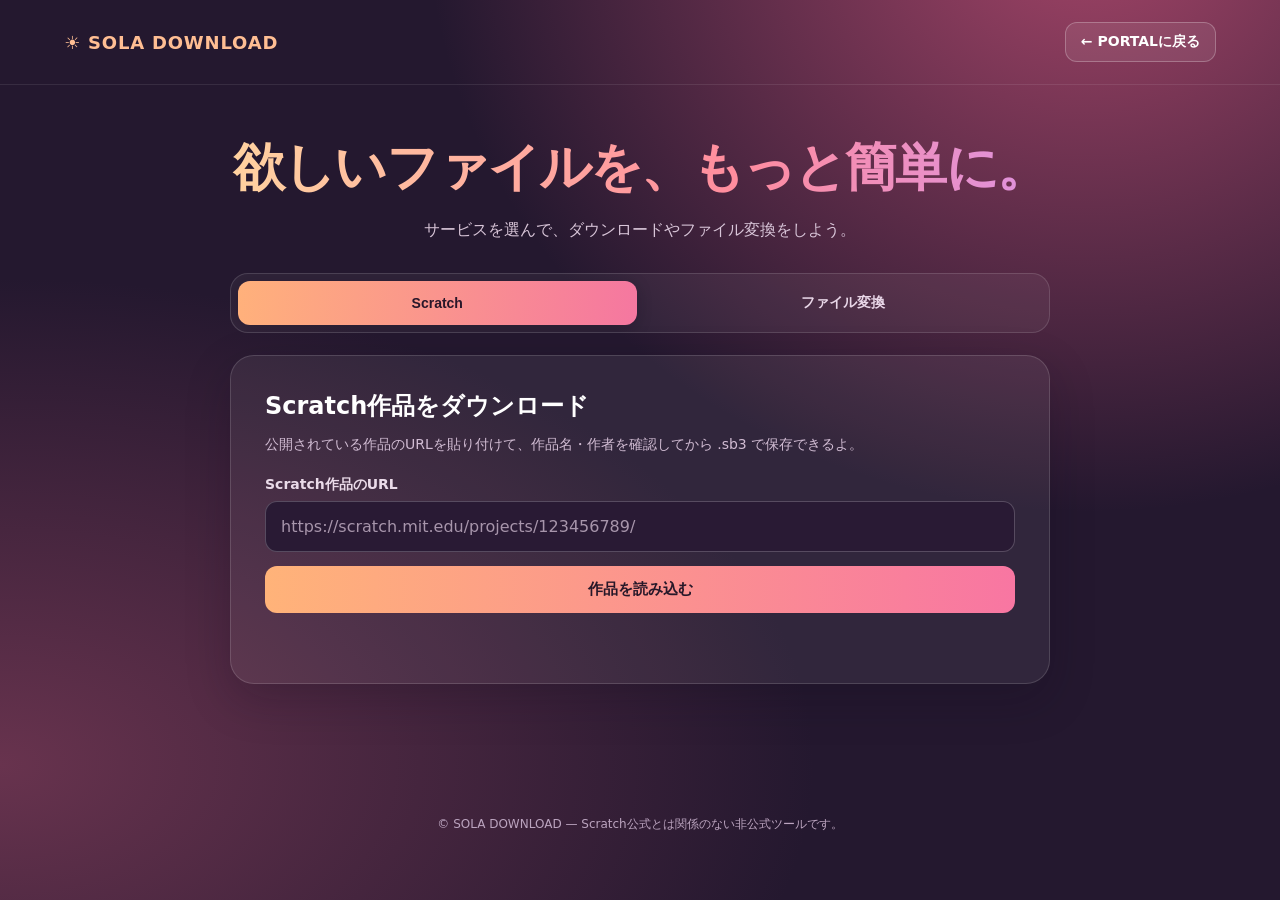
<file: templates/download.html>
<!doctype html>
<html lang="ja">
<head>
<meta charset="utf-8">
<meta name="viewport" content="width=device-width, initial-scale=1">
<meta name="theme-color" content="#25182e">
<title>SOLA DOWNLOAD</title>
<style>
:root{color-scheme:dark;font-family:system-ui,-apple-system,BlinkMacSystemFont,"Segoe UI",sans-serif;color:#fff}
*{box-sizing:border-box}
body{margin:0;min-height:100vh;background:radial-gradient(ellipse at 85% -10%,#a44568 0,transparent 43%),radial-gradient(ellipse at 0 85%,#68334e 0,transparent 45%),#24182f}
header{display:flex;align-items:center;justify-content:space-between;padding:22px clamp(18px,5vw,78px);border-bottom:1px solid #ffffff16}
.brand{font-size:18px;font-weight:900;letter-spacing:.045em;color:#ffbe93;text-decoration:none}
header small{color:#bfa9c5}
.portal-back{color:#fff;text-decoration:none;font-size:14px;font-weight:750;border:1px solid #ffffff40;background:#ffffff14;border-radius:12px;padding:10px 15px;white-space:nowrap}
.portal-back:hover,.portal-back:focus-visible{background:#ffffff2a;outline-color:#ffb379}
main{max-width:860px;margin:50px auto;padding:0 20px 48px}
.hero{text-align:center}
.hero h1{font-size:clamp(35px,5vw,52px);letter-spacing:-.035em;line-height:1.25;margin:0 0 10px;background:linear-gradient(90deg,#ffd2a0,#ff8c9e 62%,#dd92e0);background-clip:text;-webkit-background-clip:text;color:transparent}
.hero p{color:#d8c5d8;margin-bottom:28px;line-height:1.8}
.tabs{display:flex;gap:7px;background:#ffffff0d;border:1px solid #ffffff22;border-radius:18px;padding:7px;overflow:auto;scrollbar-width:thin}
.tab{flex:1;white-space:nowrap;background:transparent;color:#e9d7e8;border:0;border-radius:12px;padding:13px 12px;font-size:14px;font-weight:750;cursor:pointer;transition:background .2s,transform .2s}
.tab:hover{background:#ffffff13}
.tab[aria-selected=true]{background:linear-gradient(95deg,#ffb17b,#f577a0);color:#281629;box-shadow:0 3px 15px #10071738}
.panel{margin-top:22px;background:#ffffff10;border:1px solid #ffffff24;box-shadow:0 16px 45px #11091d38;border-radius:24px;padding:clamp(20px,4.5vw,34px);animation:fadein .2s ease}
h2{font-size:24px;margin:0 0 10px}
.description,.note{color:#d1bcd3;font-size:14px;line-height:1.75;margin:0 0 20px}
label{display:block;text-align:left;color:#eadbe9;font-size:14px;margin-bottom:7px;font-weight:650}
input[type=url],select,input[type=file]{display:block;width:100%;border-radius:12px;border:1px solid #ffffff37;background:#291a34;color:white;padding:15px;font:inherit;outline:none}
input:focus,select:focus{border-color:#ffab82;box-shadow:0 0 0 3px #ffae7533}
input::placeholder{color:#a795ab}
.actions{display:flex;gap:12px;align-items:center;flex-wrap:wrap}
button.primary,button.secondary,.linkbtn{padding:14px 20px;border-radius:12px;font-size:15px;font-weight:800;cursor:pointer;text-decoration:none;display:inline-flex;align-items:center;justify-content:center;gap:8px;transition:transform .18s,filter .18s}
button.primary{background:linear-gradient(90deg,#ffb379,#f876a2);color:#271829;border:0}
button.secondary,.linkbtn{background:#ffffff14;border:1px solid #ffffff40;color:white}
button:hover:not(:disabled),.linkbtn:hover{transform:translateY(-2px);filter:brightness(1.07)}
button:disabled{opacity:.55;cursor:wait}
.full{width:100%;margin-top:14px}
.output{margin-top:20px;border-top:1px solid #ffffff24;padding-top:22px;animation:fadein .24s ease}
.output img{max-width:220px;width:100%;border-radius:14px;background:#ffffff10;object-fit:contain;max-height:190px}
.output h3{margin:12px 0 5px;overflow-wrap:anywhere}
.output p{color:#d8c2d5}
.status{min-height:22px;color:#cdb9d1;font-size:14px;margin:14px 0 0;overflow-wrap:anywhere}
.status.error{color:#ffb1b4}
.status.success{color:#adf6d2}
progress{width:100%;height:10px;accent-color:#ff987c;margin-top:16px}
.info{border-radius:12px;background:#ffffff0a;border:1px solid #ffffff1f;padding:15px;color:#e1cede;font-size:14px;line-height:1.8;margin-top:18px}
.grid{display:grid;grid-template-columns:1fr 1fr;gap:12px;margin-top:16px}
.conversion-preview{margin-top:16px;max-width:260px;max-height:200px;object-fit:contain;border-radius:12px}
footer{text-align:center;color:#bba4bf;font-size:12px;padding:32px 16px;line-height:1.8}
[hidden]{display:none!important}
@keyframes fadein{from{opacity:0;transform:translateY(7px)}to{opacity:1;transform:translateY(0)}}
@media(max-width:630px){header small{display:none}main{margin-top:36px}.tabs{justify-content:flex-start}.tab{flex:0 0 auto;padding:12px}.grid{grid-template-columns:1fr}.actions>*{flex:1}.hero h1{font-size:34px}}
@media(prefers-reduced-motion:reduce){*{animation:none!important;transition:none!important}}
</style>
</head>
<body>
<header><a class="brand" href="/download">☀ SOLA DOWNLOAD</a><a class="portal-back" href="/" aria-label="SOLA PORTALのホームに戻る">← PORTALに戻る</a></header>
<main>
<section class="hero"><h1>欲しいファイルを、もっと簡単に。</h1><p>サービスを選んで、ダウンロードやファイル変換をしよう。</p></section>
<nav class="tabs" role="tablist" aria-label="ダウンロードの種類">
<button class="tab" role="tab" aria-selected="true" aria-controls="scratch" data-tab="scratch">Scratch</button>
<button class="tab" role="tab" aria-selected="false" aria-controls="convert" data-tab="convert">ファイル変換</button>
</nav>

<section class="panel" id="scratch" role="tabpanel">
<h2>Scratch作品をダウンロード</h2>
<p class="description">公開されている作品のURLを貼り付けて、作品名・作者を確認してから .sb3 で保存できるよ。</p>
<label for="scratch-url">Scratch作品のURL</label>
<input type="url" id="scratch-url" placeholder="https://scratch.mit.edu/projects/123456789/" autocomplete="url">
<button class="primary full" id="scratch-load">作品を読み込む</button>
<p class="status" id="scratch-message" role="status"></p>
<div class="output" id="scratch-output" hidden>
<img id="scratch-thumb" alt="作品サムネイル">
<h3 id="scratch-title"></h3><p id="scratch-author"></p>
<button class="primary full" id="scratch-download">.sb3 をダウンロード</button>
<progress id="scratch-progress" max="100" hidden></progress>
<p class="status" id="scratch-status" role="status"></p>
<button class="secondary" id="scratch-retry" hidden>再試行</button>
</div>
</section>

<section class="panel" id="convert" role="tabpanel" hidden>
<h2>画像の形式を変換</h2>
<p class="description">自分の画像を選ぶだけ。画像データはサーバーにアップロードされず、端末内で変換するよ。</p>
<label for="convert-file">変換する画像を選択（PNG / JPG / WebP）</label>
<input id="convert-file" type="file" accept="image/png,image/jpeg,image/webp">
<div class="grid">
<div><label for="convert-format">変換先の形式</label><select id="convert-format"><option value="image/png">PNG (.png)</option><option value="image/jpeg">JPEG (.jpg)</option><option value="image/webp">WebP (.webp)</option></select></div>
<div><label for="convert-quality">画質（JPEG / WebP）: <span id="quality-value">90</span>%</label><input id="convert-quality" type="range" min="50" max="100" value="90" style="width:100%;margin-top:13px"></div>
</div>
<img id="convert-preview" class="conversion-preview" alt="選択された画像のプレビュー" hidden>
<button class="primary full" id="convert-run">変換してダウンロード</button>
<p class="status" id="convert-status" role="status"></p>
</section>
</main>
<footer>© SOLA DOWNLOAD — Scratch公式とは関係のない非公式ツールです。</footer>
<script>
'use strict';
const $ = id => document.getElementById(id);
const setStatus = (id, msg, kind='') => {const e=$(id);e.textContent=msg;e.className='status '+kind};
document.querySelectorAll('[data-tab]').forEach(button=>{
 button.addEventListener('click',()=>{
  document.querySelectorAll('[data-tab]').forEach(b=>b.setAttribute('aria-selected',String(b===button)));
  document.querySelectorAll('[role=tabpanel]').forEach(p=>p.hidden=p.id!==button.dataset.tab);
  history.replaceState(null,'','#'+button.dataset.tab);
 });
});
const initial=location.hash.slice(1);
if(['scratch','convert'].includes(initial))document.querySelector('[data-tab="'+initial+'"]').click();

let scratch=null;
async function loadScratch(){
 $('scratch-output').hidden=true;$('scratch-load').disabled=true;setStatus('scratch-message','作品情報を読み込み中…');
 try{
  const r=await fetch('/download/api/info',{method:'POST',headers:{'Content-Type':'application/json'},body:JSON.stringify({url:$('scratch-url').value})});
  const d=await r.json();if(!r.ok)throw Error(d.error||'作品情報を取得できなかったよ。');
  scratch=d;$('scratch-title').textContent=d.title;$('scratch-author').textContent='作者：'+d.author;
  $('scratch-thumb').src=d.thumbnail||'';$('scratch-thumb').hidden=!d.thumbnail;
  $('scratch-output').hidden=false;$('scratch-progress').hidden=true;$('scratch-retry').hidden=true;
  setStatus('scratch-message','');setStatus('scratch-status','');
 }catch(e){setStatus('scratch-message',e.message,'error')}
 finally{$('scratch-load').disabled=false}
}
async function downloadScratch(){
 if(!scratch)return;
 const bar=$('scratch-progress');$('scratch-download').disabled=true;$('scratch-retry').hidden=true;bar.hidden=false;bar.removeAttribute('value');
 setStatus('scratch-status','作品ファイルを準備中…');
 try{
  const r=await fetch('/download/api/download/'+scratch.id);
  if(!r.ok){let d=await r.json().catch(()=>({}));throw Error(d.error||'ダウンロードに失敗したよ。')}
  const total=Number(r.headers.get('content-length'))||0,reader=r.body.getReader();let chunks=[],received=0;
  while(true){
   const {done,value}=await reader.read();if(done)break;
   chunks.push(value);received+=value.byteLength;
   if(total){bar.value=Math.min(100,Math.floor(received/total*100));setStatus('scratch-status','ダウンロード中 '+bar.value+'%')}
   else setStatus('scratch-status','受信中 '+(received/1048576).toFixed(1)+' MB');
  }
  const safeName=(scratch.title.replace(/[\\/:*?"<>|\x00-\x1f]/g,'_').replace(/[. ]+$/,'').slice(0,100)||'Scratch-'+scratch.id)+'.sb3';
  saveBlob(new Blob(chunks,{type:'application/octet-stream'}),safeName);
  bar.value=100;setStatus('scratch-status','ダウンロード完了！','success');
 }catch(e){setStatus('scratch-status',e.message,'error');$('scratch-retry').hidden=false}
 finally{$('scratch-download').disabled=false}
}
function saveBlob(blob,name){
 const u=URL.createObjectURL(blob),a=document.createElement('a');a.href=u;a.download=name;document.body.append(a);a.click();a.remove();setTimeout(()=>URL.revokeObjectURL(u),60000);
}
$('scratch-load').onclick=loadScratch;$('scratch-download').onclick=downloadScratch;$('scratch-retry').onclick=downloadScratch;
$('scratch-url').addEventListener('keydown',e=>{if(e.key==='Enter')loadScratch()});

let selectedImageURL=null;
$('convert-file').addEventListener('change',()=>{
 const file=$('convert-file').files[0];
 if(selectedImageURL)URL.revokeObjectURL(selectedImageURL);
 selectedImageURL=null;$('convert-preview').hidden=true;setStatus('convert-status','');
 if(!file)return;
 if(!['image/png','image/jpeg','image/webp'].includes(file.type)||file.size>25*1024*1024){
  setStatus('convert-status','PNG・JPG・WebPで25MB以下の画像を選んでね。','error');return;
 }
 selectedImageURL=URL.createObjectURL(file);$('convert-preview').src=selectedImageURL;$('convert-preview').hidden=false;
});
$('convert-quality').oninput=()=>$('quality-value').textContent=$('convert-quality').value;
$('convert-run').onclick=async()=>{
 const file=$('convert-file').files[0],btn=$('convert-run');
 if(!file||!selectedImageURL){setStatus('convert-status','最初に画像を選んでね。','error');return}
 btn.disabled=true;setStatus('convert-status','画像を変換中…');
 try{
  const img=new Image();img.src=selectedImageURL;await img.decode();
  if(img.naturalWidth*img.naturalHeight>70000000)throw Error('画像サイズが大きすぎるよ。');
  const canvas=document.createElement('canvas');canvas.width=img.naturalWidth;canvas.height=img.naturalHeight;
  const ctx=canvas.getContext('2d');if(!ctx)throw Error('変換に対応していないブラウザだよ。');
  if($('convert-format').value==='image/jpeg'){ctx.fillStyle='#ffffff';ctx.fillRect(0,0,canvas.width,canvas.height)}
  ctx.drawImage(img,0,0);
  const type=$('convert-format').value;
  const blob=await new Promise((resolve,reject)=>canvas.toBlob(b=>b?resolve(b):reject(Error('変換できなかったよ。')),type,Number($('convert-quality').value)/100));
  if(blob.type!==type)throw Error('このブラウザは選択した形式に対応していないよ。');
  const ext={'image/png':'png','image/jpeg':'jpg','image/webp':'webp'}[type];
  const basename=file.name.replace(/\.[^.]+$/,'').replace(/[\\/:*?"<>|\x00-\x1f]/g,'_').slice(0,100)||'converted';
  saveBlob(blob,basename+'.'+ext);setStatus('convert-status','変換完了！ ファイルを保存したよ。','success');
 }catch(e){setStatus('convert-status',e.message||'変換できなかったよ。','error')}
 finally{btn.disabled=false}
};

/* Keep the shared portal service responsive while this page is open. */
const HEARTBEAT_INTERVAL_MS = 10 * 60 * 1000;
let lastHeartbeat = Date.now();
async function pingServer(){
 lastHeartbeat = Date.now();
 try{
  await fetch('/health?heartbeat='+lastHeartbeat,{
   method:'GET',cache:'no-store',credentials:'same-origin',
   signal:AbortSignal.timeout(12000)
  });
 }catch(e){
  // Network outages or sleeping servers are handled by the next heartbeat.
 }
}
setInterval(pingServer,HEARTBEAT_INTERVAL_MS);
document.addEventListener('visibilitychange',()=>{
 if(!document.hidden && Date.now()-lastHeartbeat>=HEARTBEAT_INTERVAL_MS){
  pingServer();
 }
});
</script>
</body>
</html>
</file>
